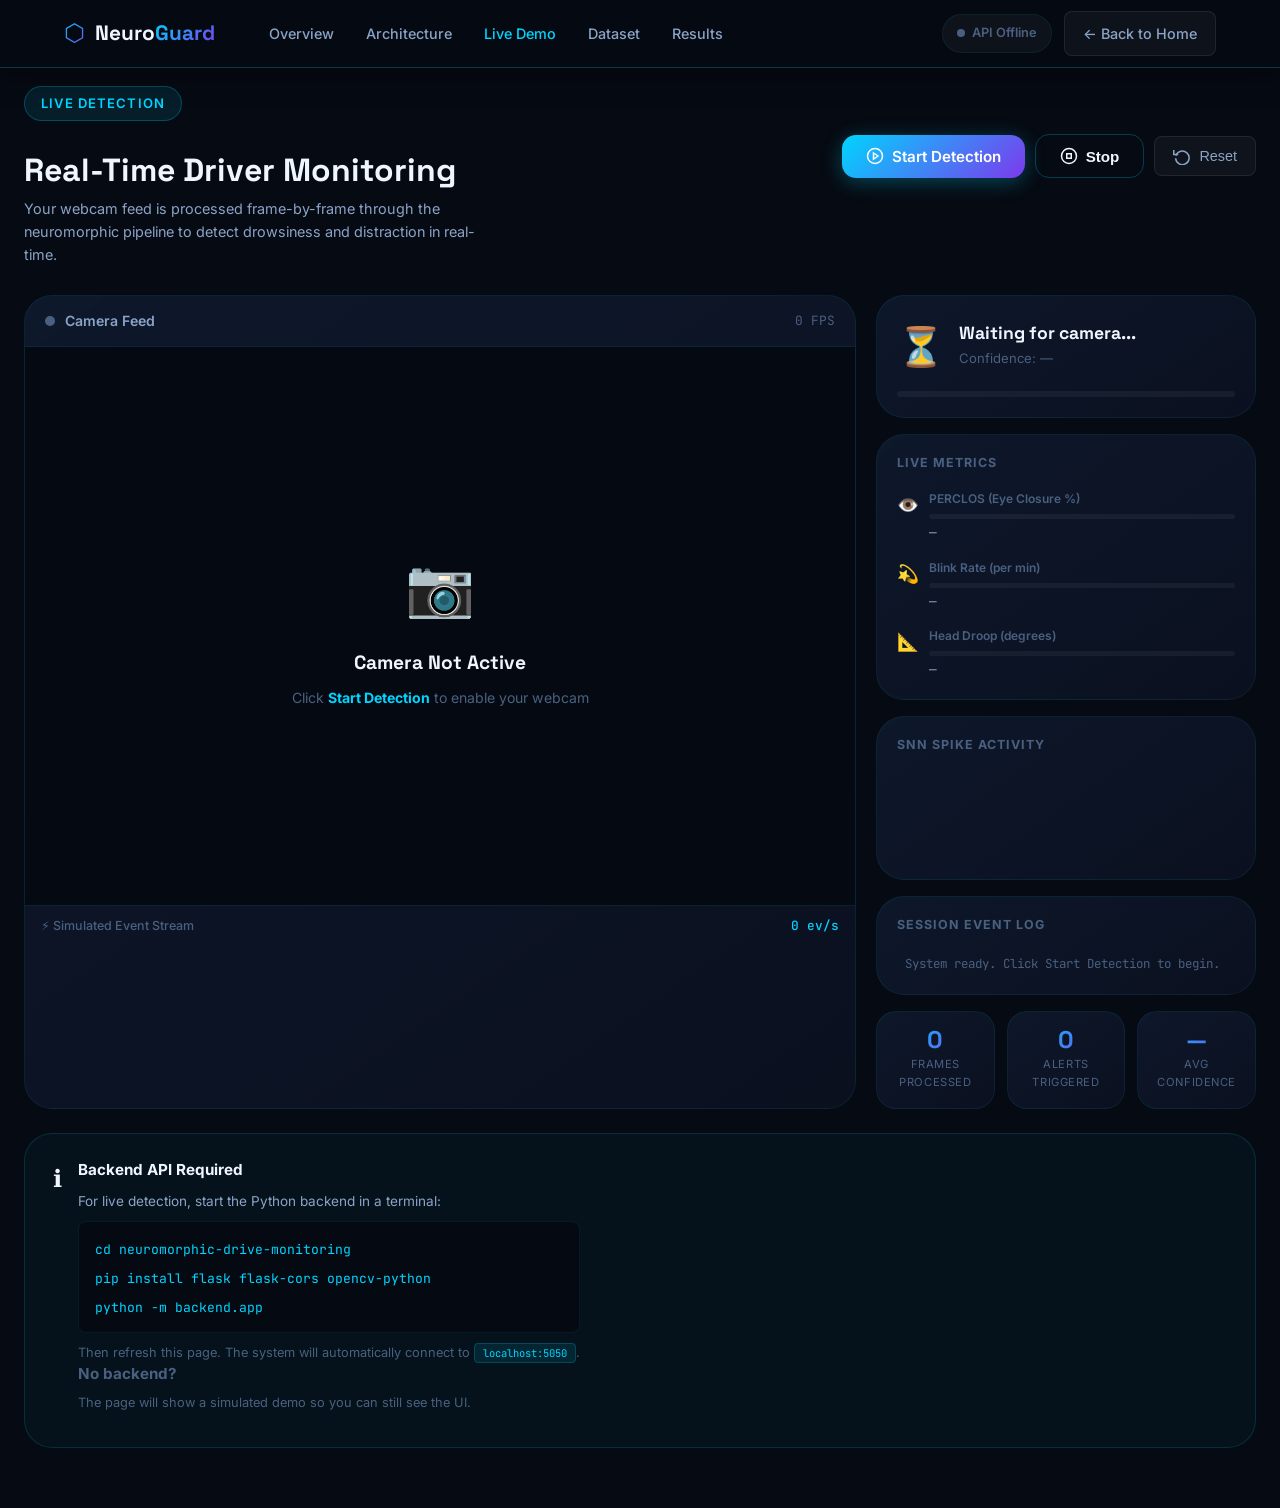
<file: frontend/live.html>
<!DOCTYPE html>
<html lang="en">
<head>
  <meta charset="UTF-8" />
  <meta name="viewport" content="width=device-width, initial-scale=1.0" />
  <title>NeuroGuard — Live Detection</title>
  <meta name="description" content="Real-time neuromorphic driver drowsiness detection using your webcam." />
  <link rel="preconnect" href="https://fonts.googleapis.com" />
  <link rel="preconnect" href="https://fonts.gstatic.com" crossorigin />
  <link href="https://fonts.googleapis.com/css2?family=Inter:wght@300;400;500;600;700;800&family=Space+Grotesk:wght@500;600;700&family=JetBrains+Mono:wght@400;500&display=swap" rel="stylesheet" />
  <link rel="stylesheet" href="style.css" />
  <link rel="stylesheet" href="live.css" />
</head>
<body class="live-body">

  <!-- Navbar -->
  <nav class="navbar scrolled">
    <div class="nav-container">
      <a href="index.html" class="nav-logo">
        <span class="logo-icon">⬡</span>
        <span class="logo-text">Neuro<span class="accent">Guard</span></span>
      </a>
      <ul class="nav-links">
        <li><a href="index.html#overview">Overview</a></li>
        <li><a href="index.html#architecture">Architecture</a></li>
        <li><a href="live.html" class="active">Live Demo</a></li>
        <li><a href="index.html#dataset">Dataset</a></li>
        <li><a href="index.html#results">Results</a></li>
      </ul>
      <div class="nav-actions">
        <div class="api-status-badge" id="apiStatus">
          <span class="api-dot offline"></span>
          <span class="api-text">API Offline</span>
        </div>
        <a href="index.html" class="btn-ghost">← Back to Home</a>
      </div>
    </div>
  </nav>

  <!-- ══ MAIN LIVE DETECTION APP ══ -->
  <main class="live-main">
    <div class="live-container">

      <!-- Header -->
      <div class="live-header">
        <div class="lh-title">
          <span class="section-tag">Live Detection</span>
          <h1>Real-Time Driver Monitoring</h1>
          <p>Your webcam feed is processed frame-by-frame through the neuromorphic pipeline to detect drowsiness and distraction in real-time.</p>
        </div>
        <div class="lh-controls">
          <button class="btn-primary" id="startBtn">
            <svg width="18" height="18" viewBox="0 0 24 24" fill="none" stroke="currentColor" stroke-width="2"><circle cx="12" cy="12" r="10"/><polygon points="10,8 16,12 10,16"/></svg>
            Start Detection
          </button>
          <button class="btn-outline" id="stopBtn" disabled>
            <svg width="18" height="18" viewBox="0 0 24 24" fill="none" stroke="currentColor" stroke-width="2"><circle cx="12" cy="12" r="10"/><rect x="9" y="9" width="6" height="6"/></svg>
            Stop
          </button>
          <button class="btn-ghost" id="resetBtn">
            <svg width="18" height="18" viewBox="0 0 24 24" fill="none" stroke="currentColor" stroke-width="2"><polyline points="1,4 1,10 7,10"/><path d="M3.51 15a9 9 0 1 0 .49-3.5"/></svg>
            Reset
          </button>
        </div>
      </div>

      <!-- Alert banner -->
      <div class="drowsy-alert hidden" id="drowsyAlert">
        <div class="da-icon">🚨</div>
        <div class="da-text">
          <strong>DROWSINESS DETECTED!</strong>
          <span>Please pull over safely and take a break.</span>
        </div>
        <button class="da-close" onclick="dismissAlert()">✕</button>
      </div>

      <!-- Main grid -->
      <div class="live-grid">

        <!-- ── LEFT: Camera Feed ── -->
        <div class="cam-panel">
          <div class="panel-header">
            <span class="ph-title">
              <span class="ph-dot" id="camDot"></span>
              Camera Feed
            </span>
            <span class="ph-info" id="fpsDisplay">0 FPS</span>
          </div>

          <div class="cam-viewport" id="camViewport">
            <!-- Idle state -->
            <div class="cam-idle" id="camIdle">
              <div class="ci-icon">📷</div>
              <div class="ci-title">Camera Not Active</div>
              <div class="ci-sub">Click <strong>Start Detection</strong> to enable your webcam</div>
            </div>

            <!-- Live video -->
            <video id="webcamVideo" autoplay playsinline muted></video>
            <canvas id="overlayCanvas"></canvas>

            <!-- HUD overlay -->
            <div class="hud-overlay" id="hudOverlay" style="display:none">
              <div class="hud-corners">
                <div class="hc tl"></div><div class="hc tr"></div>
                <div class="hc bl"></div><div class="hc br"></div>
              </div>
              <div class="hud-top-bar">
                <div class="htb-left">
                  <span class="htb-label">NEUROGUARD</span>
                  <span class="htb-time" id="sessionTime">00:00</span>
                </div>
                <div class="htb-right">
                  <span class="htb-mode" id="modeLabel">HEURISTIC</span>
                </div>
              </div>
              <div class="hud-state-badge" id="hudStateBadge">
                <span class="hsb-dot alert" id="hsbDot"></span>
                <span id="hudStateText">INITIALIZING...</span>
              </div>
            </div>
          </div>

          <!-- Event stream visualizer -->
          <div class="event-viz">
            <div class="ev-header">
              <span>⚡ Simulated Event Stream</span>
              <span class="ev-rate" id="evRate">0 ev/s</span>
            </div>
            <canvas id="eventStreamCanvas" height="60"></canvas>
          </div>
        </div>

        <!-- ── RIGHT: Analysis ── -->
        <div class="analysis-col">

          <!-- Detection result card -->
          <div class="result-card-live" id="resultCard">
            <div class="rcl-state" id="rclState">
              <div class="rcl-emoji" id="rclEmoji">⏳</div>
              <div class="rcl-info">
                <div class="rcl-label" id="rclLabel">Waiting for camera...</div>
                <div class="rcl-conf">Confidence: <span id="rclConf">—</span></div>
              </div>
            </div>
            <div class="rcl-bar-wrap">
              <div class="rcl-bar" id="rclBar" style="width:0%"></div>
            </div>
          </div>

          <!-- Metrics -->
          <div class="metrics-card">
            <div class="mc-title">Live Metrics</div>
            <div class="metric-item">
              <div class="mi-icon">👁️</div>
              <div class="mi-body">
                <div class="mi-label">PERCLOS (Eye Closure %)</div>
                <div class="mi-bar-wrap"><div class="mi-bar" id="perclosBar"></div></div>
                <div class="mi-val" id="perclosVal">—</div>
              </div>
            </div>
            <div class="metric-item">
              <div class="mi-icon">💫</div>
              <div class="mi-body">
                <div class="mi-label">Blink Rate (per min)</div>
                <div class="mi-bar-wrap"><div class="mi-bar safe" id="blinkBar"></div></div>
                <div class="mi-val" id="blinkVal">—</div>
              </div>
            </div>
            <div class="metric-item">
              <div class="mi-icon">📐</div>
              <div class="mi-body">
                <div class="mi-label">Head Droop (degrees)</div>
                <div class="mi-bar-wrap"><div class="mi-bar" id="droopBar"></div></div>
                <div class="mi-val" id="droopVal">—</div>
              </div>
            </div>
          </div>

          <!-- SNN Spike activity -->
          <div class="spike-card">
            <div class="mc-title">SNN Spike Activity</div>
            <canvas id="spikeCanvas" height="80"></canvas>
          </div>

          <!-- Session log -->
          <div class="log-card">
            <div class="mc-title">Session Event Log</div>
            <div class="log-body" id="logBody">
              <div class="log-entry info">System ready. Click Start Detection to begin.</div>
            </div>
          </div>

          <!-- Stats row -->
          <div class="stats-row">
            <div class="sr-item">
              <div class="sr-val" id="totalFrames">0</div>
              <div class="sr-label">Frames Processed</div>
            </div>
            <div class="sr-item">
              <div class="sr-val" id="alertCount">0</div>
              <div class="sr-label">Alerts Triggered</div>
            </div>
            <div class="sr-item">
              <div class="sr-val" id="avgConf">—</div>
              <div class="sr-label">Avg Confidence</div>
            </div>
          </div>
        </div>
      </div>

      <!-- API Setup instructions -->
      <div class="setup-card" id="setupCard">
        <div class="sc-icon">ℹ️</div>
        <div class="sc-body">
          <strong>Backend API Required</strong>
          <p>For live detection, start the Python backend in a terminal:</p>
          <div class="sc-code">
            <code>cd neuromorphic-drive-monitoring</code><br/>
            <code>pip install flask flask-cors opencv-python</code><br/>
            <code>python -m backend.app</code>
          </div>
          <p class="sc-note">Then refresh this page. The system will automatically connect to <code>localhost:5050</code>.<br/>
          <strong>No backend?</strong> The page will show a simulated demo so you can still see the UI.</p>
        </div>
      </div>

    </div>
  </main>

  <script src="live.js"></script>
</body>
</html>
</file>
<file: frontend/style.css>
/* ═══════════════════════════════════════════════════════
   NEUROGUARD — NEUROMORPHIC DRIVER MONITORING SYSTEM
   Global Styles & Design System
═══════════════════════════════════════════════════════ */

/* ─── CSS Custom Properties ─── */
:root {
  --bg-primary:    #060a12;
  --bg-secondary:  #0b1120;
  --bg-card:       #0f1a2e;
  --bg-card-hover: #142035;
  --bg-glass:      rgba(15, 26, 46, 0.7);

  --accent-cyan:   #00d4ff;
  --accent-purple: #7c3aed;
  --accent-violet: #a855f7;
  --accent-green:  #10b981;
  --accent-red:    #ef4444;
  --accent-amber:  #f59e0b;

  --text-primary:  #f0f6ff;
  --text-secondary:#8ba3c7;
  --text-muted:    #4a6080;

  --border-dim:    rgba(0, 212, 255, 0.08);
  --border-glow:   rgba(0, 212, 255, 0.25);

  --gradient-hero: linear-gradient(135deg, #060a12 0%, #0b1120 50%, #060a12 100%);
  --gradient-accent: linear-gradient(135deg, #00d4ff, #7c3aed);
  --gradient-card: linear-gradient(145deg, rgba(15,26,46,0.9), rgba(11,17,32,0.95));

  --radius-sm: 8px;
  --radius-md: 14px;
  --radius-lg: 20px;
  --radius-xl: 28px;

  --shadow-sm:  0 2px 12px rgba(0,0,0,0.4);
  --shadow-md:  0 8px 32px rgba(0,0,0,0.5);
  --shadow-lg:  0 20px 60px rgba(0,0,0,0.6);
  --shadow-cyan: 0 0 30px rgba(0, 212, 255, 0.15);
  --shadow-purple: 0 0 30px rgba(124, 58, 237, 0.2);

  --transition: 0.3s cubic-bezier(0.4, 0, 0.2, 1);
  --transition-slow: 0.6s cubic-bezier(0.4, 0, 0.2, 1);

  --font-sans: 'Inter', system-ui, sans-serif;
  --font-display: 'Space Grotesk', system-ui, sans-serif;
  --font-mono: 'JetBrains Mono', monospace;
}

/* ─── Reset & Base ─── */
*, *::before, *::after { box-sizing: border-box; margin: 0; padding: 0; }

html {
  scroll-behavior: smooth;
  scroll-padding-top: 70px;
}

body {
  font-family: var(--font-sans);
  background: var(--bg-primary);
  color: var(--text-primary);
  line-height: 1.6;
  overflow-x: hidden;
  -webkit-font-smoothing: antialiased;
}

::selection { background: rgba(0, 212, 255, 0.25); color: var(--text-primary); }

a { color: inherit; text-decoration: none; }

code {
  font-family: var(--font-mono);
  font-size: 0.82em;
  background: rgba(0, 212, 255, 0.1);
  border: 1px solid rgba(0, 212, 255, 0.2);
  padding: 2px 8px;
  border-radius: 4px;
  color: var(--accent-cyan);
}

/* ─── Scrollbar ─── */
::-webkit-scrollbar { width: 6px; }
::-webkit-scrollbar-track { background: var(--bg-primary); }
::-webkit-scrollbar-thumb { background: rgba(0, 212, 255, 0.3); border-radius: 3px; }
::-webkit-scrollbar-thumb:hover { background: rgba(0, 212, 255, 0.5); }

/* ─── Container ─── */
.container {
  max-width: 1200px;
  margin: 0 auto;
  padding: 0 24px;
}

/* ─── Buttons ─── */
.btn-primary {
  display: inline-flex;
  align-items: center;
  gap: 8px;
  padding: 12px 24px;
  background: var(--gradient-accent);
  border: none;
  border-radius: var(--radius-md);
  color: #fff;
  font-family: var(--font-sans);
  font-weight: 600;
  font-size: 0.95rem;
  cursor: pointer;
  transition: var(--transition);
  box-shadow: 0 4px 20px rgba(0, 212, 255, 0.3);
  text-decoration: none;
  white-space: nowrap;
}
.btn-primary:hover {
  transform: translateY(-2px);
  box-shadow: 0 8px 30px rgba(0, 212, 255, 0.45);
  filter: brightness(1.1);
}
.btn-primary.btn-large { padding: 16px 32px; font-size: 1.05rem; border-radius: var(--radius-lg); }

.btn-outline {
  display: inline-flex;
  align-items: center;
  gap: 8px;
  padding: 12px 24px;
  background: transparent;
  border: 1.5px solid var(--border-glow);
  border-radius: var(--radius-md);
  color: var(--text-primary);
  font-weight: 600;
  font-size: 0.95rem;
  cursor: pointer;
  transition: var(--transition);
  text-decoration: none;
  white-space: nowrap;
}
.btn-outline:hover {
  background: rgba(0, 212, 255, 0.07);
  border-color: var(--accent-cyan);
  color: var(--accent-cyan);
  transform: translateY(-2px);
}
.btn-outline.btn-large { padding: 16px 32px; font-size: 1.05rem; border-radius: var(--radius-lg); }

.btn-ghost {
  display: inline-flex;
  align-items: center;
  gap: 8px;
  padding: 10px 18px;
  background: rgba(255,255,255,0.04);
  border: 1px solid rgba(255,255,255,0.08);
  border-radius: var(--radius-sm);
  color: var(--text-secondary);
  font-weight: 500;
  font-size: 0.9rem;
  cursor: pointer;
  transition: var(--transition);
}
.btn-ghost:hover {
  background: rgba(255,255,255,0.08);
  color: var(--text-primary);
  border-color: rgba(255,255,255,0.15);
}

/* ─── Section Shared ─── */
.section {
  padding: 100px 0;
  position: relative;
}
.section::before {
  content: '';
  position: absolute;
  inset: 0;
  pointer-events: none;
}

.section-header {
  text-align: center;
  margin-bottom: 64px;
}

.section-tag {
  display: inline-block;
  padding: 6px 16px;
  background: rgba(0, 212, 255, 0.1);
  border: 1px solid rgba(0, 212, 255, 0.25);
  border-radius: 100px;
  color: var(--accent-cyan);
  font-size: 0.82rem;
  font-weight: 600;
  letter-spacing: 0.08em;
  text-transform: uppercase;
  margin-bottom: 20px;
}

.section-title {
  font-family: var(--font-display);
  font-size: clamp(2rem, 4vw, 3rem);
  font-weight: 700;
  line-height: 1.2;
  color: var(--text-primary);
  margin-bottom: 20px;
}

.section-subtitle {
  font-size: 1.1rem;
  color: var(--text-secondary);
  max-width: 600px;
  margin: 0 auto;
  line-height: 1.7;
}

.gradient-text {
  background: var(--gradient-accent);
  -webkit-background-clip: text;
  -webkit-text-fill-color: transparent;
  background-clip: text;
}

/* ══════════════════════════════════════════
   NAVBAR
══════════════════════════════════════════ */
.navbar {
  position: fixed;
  top: 0; left: 0; right: 0;
  z-index: 1000;
  height: 68px;
  display: flex;
  align-items: center;
  background: rgba(6, 10, 18, 0.85);
  backdrop-filter: blur(20px);
  -webkit-backdrop-filter: blur(20px);
  border-bottom: 1px solid var(--border-dim);
  transition: var(--transition);
}
.navbar.scrolled {
  background: rgba(6, 10, 18, 0.96);
  border-bottom-color: var(--border-glow);
  box-shadow: 0 4px 30px rgba(0,0,0,0.5);
}

.nav-container {
  max-width: 1200px;
  margin: 0 auto;
  padding: 0 24px;
  width: 100%;
  display: flex;
  align-items: center;
  gap: 40px;
}

.nav-logo {
  display: flex;
  align-items: center;
  gap: 10px;
  font-family: var(--font-display);
  font-size: 1.3rem;
  font-weight: 700;
  white-space: nowrap;
  text-decoration: none;
}
.logo-icon {
  font-size: 1.5rem;
  background: var(--gradient-accent);
  -webkit-background-clip: text;
  -webkit-text-fill-color: transparent;
  background-clip: text;
}
.logo-text .accent { background: var(--gradient-accent); -webkit-background-clip: text; -webkit-text-fill-color: transparent; background-clip: text; }

.nav-links {
  display: flex;
  align-items: center;
  gap: 4px;
  list-style: none;
  flex: 1;
}
.nav-links a {
  padding: 8px 14px;
  font-size: 0.9rem;
  font-weight: 500;
  color: var(--text-secondary);
  border-radius: var(--radius-sm);
  transition: var(--transition);
  text-decoration: none;
}
.nav-links a:hover {
  color: var(--text-primary);
  background: rgba(255,255,255,0.05);
}
.nav-links a.active { color: var(--accent-cyan); }

.nav-actions {
  display: flex;
  align-items: center;
  gap: 12px;
  margin-left: auto;
}

.hamburger {
  display: none;
  flex-direction: column;
  gap: 5px;
  background: none;
  border: none;
  cursor: pointer;
  padding: 6px;
  margin-left: auto;
}
.hamburger span {
  display: block;
  width: 24px;
  height: 2px;
  background: var(--text-primary);
  border-radius: 2px;
  transition: var(--transition);
}

/* ══════════════════════════════════════════
   HERO
══════════════════════════════════════════ */
.hero {
  min-height: 100vh;
  display: flex;
  align-items: center;
  position: relative;
  overflow: hidden;
  padding-top: 68px;
  background: var(--gradient-hero);
}

.hero-particles {
  position: absolute;
  inset: 0;
  pointer-events: none;
  overflow: hidden;
}

.hero-grid-lines {
  position: absolute;
  inset: 0;
  background-image:
    linear-gradient(rgba(0,212,255,0.03) 1px, transparent 1px),
    linear-gradient(90deg, rgba(0,212,255,0.03) 1px, transparent 1px);
  background-size: 60px 60px;
  pointer-events: none;
}

/* Radial glow */
.hero::after {
  content: '';
  position: absolute;
  top: -20%;
  right: -10%;
  width: 700px;
  height: 700px;
  background: radial-gradient(circle, rgba(124,58,237,0.12) 0%, transparent 70%);
  pointer-events: none;
}
.hero::before {
  content: '';
  position: absolute;
  bottom: -10%;
  left: -5%;
  width: 500px;
  height: 500px;
  background: radial-gradient(circle, rgba(0,212,255,0.08) 0%, transparent 70%);
  pointer-events: none;
}

.hero > * { position: relative; z-index: 1; }

.hero-content {
  flex: 1;
  max-width: 620px;
  padding: 60px 0 60px 60px;
}

.hero-badge {
  display: inline-flex;
  align-items: center;
  gap: 10px;
  padding: 8px 18px;
  background: rgba(0, 212, 255, 0.08);
  border: 1px solid rgba(0, 212, 255, 0.2);
  border-radius: 100px;
  font-size: 0.82rem;
  font-weight: 600;
  color: var(--accent-cyan);
  letter-spacing: 0.05em;
  margin-bottom: 28px;
  animation: fadeInDown 0.8s ease both;
}
.badge-dot {
  width: 8px; height: 8px;
  background: var(--accent-cyan);
  border-radius: 50%;
  animation: pulse-dot 1.5s ease infinite;
}
@keyframes pulse-dot {
  0%, 100% { opacity: 1; transform: scale(1); }
  50% { opacity: 0.5; transform: scale(1.4); }
}

.hero-title {
  font-family: var(--font-display);
  font-size: clamp(2.4rem, 5vw, 3.8rem);
  font-weight: 800;
  line-height: 1.15;
  color: var(--text-primary);
  margin-bottom: 24px;
  animation: fadeInDown 0.8s 0.1s ease both;
}

.hero-subtitle {
  font-size: 1.1rem;
  color: var(--text-secondary);
  line-height: 1.8;
  margin-bottom: 40px;
  max-width: 540px;
  animation: fadeInDown 0.8s 0.2s ease both;
}

.hero-ctas {
  display: flex;
  gap: 16px;
  flex-wrap: wrap;
  margin-bottom: 56px;
  animation: fadeInDown 0.8s 0.3s ease both;
}

/* Hero Stats */
.hero-stats {
  display: flex;
  gap: 0;
  background: rgba(255,255,255,0.03);
  border: 1px solid var(--border-dim);
  border-radius: var(--radius-lg);
  overflow: hidden;
  animation: fadeInUp 0.8s 0.4s ease both;
  backdrop-filter: blur(10px);
}
.stat-item {
  flex: 1;
  padding: 20px 16px;
  text-align: center;
}
.stat-value {
  font-family: var(--font-display);
  font-size: 1.8rem;
  font-weight: 800;
  background: var(--gradient-accent);
  -webkit-background-clip: text;
  -webkit-text-fill-color: transparent;
  background-clip: text;
  line-height: 1;
  margin-bottom: 6px;
}
.stat-label {
  font-size: 0.75rem;
  color: var(--text-muted);
  text-transform: uppercase;
  letter-spacing: 0.06em;
  font-weight: 500;
}
.stat-divider {
  width: 1px;
  background: var(--border-dim);
  margin: 16px 0;
}

/* Hero Visual */
.hero-visual {
  flex: 1;
  display: flex;
  align-items: center;
  justify-content: center;
  padding: 60px 60px 60px 0;
  animation: fadeInRight 1s 0.2s ease both;
}

.camera-frame {
  position: relative;
  width: 100%;
  max-width: 480px;
  border-radius: var(--radius-xl);
  overflow: hidden;
  box-shadow: var(--shadow-lg), 0 0 60px rgba(0,212,255,0.12), 0 0 0 1px rgba(0,212,255,0.12);
}

.hero-img {
  width: 100%;
  height: auto;
  display: block;
  border-radius: var(--radius-xl);
  filter: saturate(1.1) brightness(0.95);
}

.cam-hud {
  position: absolute;
  inset: 0;
  pointer-events: none;
}

.hud-corner {
  position: absolute;
  width: 24px; height: 24px;
  border-color: var(--accent-cyan);
  border-style: solid;
  opacity: 0.8;
}
.hud-corner.tl { top: 16px; left: 16px; border-width: 2px 0 0 2px; }
.hud-corner.tr { top: 16px; right: 16px; border-width: 2px 2px 0 0; }
.hud-corner.bl { bottom: 16px; left: 16px; border-width: 0 0 2px 2px; }
.hud-corner.br { bottom: 16px; right: 16px; border-width: 0 2px 2px 0; }

.hud-status {
  position: absolute;
  top: 20px;
  left: 50%;
  transform: translateX(-50%);
  display: flex;
  align-items: center;
  gap: 8px;
  background: rgba(6,10,18,0.85);
  border: 1px solid rgba(16,185,129,0.4);
  border-radius: 100px;
  padding: 6px 14px;
  font-size: 0.75rem;
  font-weight: 700;
  letter-spacing: 0.1em;
  color: var(--accent-green);
  backdrop-filter: blur(8px);
}
.status-dot { width: 8px; height: 8px; background: var(--accent-green); border-radius: 50%; animation: pulse-dot 1.2s ease infinite; }
.status-dot.alert { background: var(--accent-green); }
.status-dot.drowsy { background: var(--accent-red); }

.hud-metrics {
  position: absolute;
  right: 16px;
  bottom: 56px;
  display: flex;
  flex-direction: column;
  gap: 6px;
}
.hud-metric {
  display: flex;
  flex-direction: column;
  background: rgba(6,10,18,0.85);
  border: 1px solid rgba(0,212,255,0.15);
  border-radius: var(--radius-sm);
  padding: 6px 10px;
  backdrop-filter: blur(6px);
}
.m-label { font-size: 0.6rem; color: var(--text-muted); font-weight: 700; letter-spacing: 0.08em; }
.m-val { font-family: var(--font-mono); font-size: 0.85rem; color: var(--accent-cyan); font-weight: 500; }

.event-stream-bar {
  position: absolute;
  bottom: 16px;
  left: 16px;
  right: 16px;
  height: 28px;
  background: rgba(6,10,18,0.8);
  border: 1px solid rgba(0,212,255,0.15);
  border-radius: 6px;
  overflow: hidden;
  backdrop-filter: blur(6px);
}
.esb-inner {
  height: 100%;
  background: linear-gradient(90deg, transparent, rgba(0,212,255,0.3), transparent);
  background-size: 60px 100%;
  animation: scanline 2s linear infinite;
}
@keyframes scanline {
  0% { background-position: -60px 0; }
  100% { background-position: 100% 0; }
}

/* Scroll hint */
.hero-scroll-hint {
  position: absolute;
  bottom: 32px;
  left: 50%;
  transform: translateX(-50%);
  display: flex;
  flex-direction: column;
  align-items: center;
  gap: 8px;
  color: var(--text-muted);
  font-size: 0.78rem;
  letter-spacing: 0.06em;
  animation: fadeInUp 1s 1s ease both;
}
.scroll-line {
  width: 1px; height: 36px;
  background: linear-gradient(transparent, var(--accent-cyan));
  animation: scrollBounce 2s ease infinite;
}
@keyframes scrollBounce {
  0%, 100% { transform: scaleY(1); opacity: 0.6; }
  50% { transform: scaleY(1.3); opacity: 1; }
}

/* Floating particles */
.particle {
  position: absolute;
  border-radius: 50%;
  pointer-events: none;
  animation: floatParticle linear infinite;
  opacity: 0;
}
@keyframes floatParticle {
  0% { transform: translateY(100vh) scale(0); opacity: 0; }
  10% { opacity: 1; }
  90% { opacity: 1; }
  100% { transform: translateY(-20px) scale(1); opacity: 0; }
}

/* ══════════════════════════════════════════
   OVERVIEW / PROBLEM SECTION
══════════════════════════════════════════ */
.overview-section {
  background: var(--bg-secondary);
  border-top: 1px solid var(--border-dim);
  border-bottom: 1px solid var(--border-dim);
}

.problem-cards {
  display: grid;
  grid-template-columns: repeat(4, 1fr);
  gap: 20px;
  margin-bottom: 60px;
}

.problem-card {
  background: var(--gradient-card);
  border: 1px solid var(--border-dim);
  border-radius: var(--radius-lg);
  padding: 32px 24px;
  text-align: center;
  transition: var(--transition);
  position: relative;
  overflow: hidden;
  animation: fadeInUp 0.6s calc(var(--delay) * 0.15s) ease both;
}
.problem-card::before {
  content: '';
  position: absolute;
  inset: 0;
  background: radial-gradient(circle at 50% 0%, rgba(0,212,255,0.05), transparent 70%);
  opacity: 0;
  transition: var(--transition);
}
.problem-card:hover::before { opacity: 1; }
.problem-card:hover {
  border-color: var(--border-glow);
  transform: translateY(-4px);
  box-shadow: var(--shadow-cyan);
}

.pc-icon { font-size: 2rem; margin-bottom: 12px; }
.pc-stat {
  font-family: var(--font-display);
  font-size: 2rem;
  font-weight: 800;
  background: var(--gradient-accent);
  -webkit-background-clip: text;
  -webkit-text-fill-color: transparent;
  background-clip: text;
  margin-bottom: 10px;
  line-height: 1;
}
.pc-label { font-size: 0.9rem; color: var(--text-secondary); line-height: 1.5; }

.solution-banner {
  background: linear-gradient(135deg, rgba(0,212,255,0.05) 0%, rgba(124,58,237,0.05) 100%);
  border: 1px solid rgba(0,212,255,0.15);
  border-radius: var(--radius-xl);
  padding: 48px 52px;
  display: flex;
  gap: 60px;
  align-items: flex-start;
}
.sb-text { flex: 1.5; }
.sb-text h3 { font-family: var(--font-display); font-size: 1.5rem; font-weight: 700; margin-bottom: 14px; }
.sb-text p { color: var(--text-secondary); line-height: 1.8; font-size: 0.97rem; }
.sb-text strong { color: var(--accent-cyan); font-weight: 600; }
.sb-features { flex: 1; display: flex; flex-direction: column; gap: 14px; }
.sbf-item {
  display: flex;
  align-items: flex-start;
  gap: 12px;
  font-size: 0.93rem;
  color: var(--text-secondary);
}
.sbf-dot {
  width: 8px; height: 8px;
  background: var(--gradient-accent);
  border-radius: 50%;
  flex-shrink: 0;
  margin-top: 6px;
}

/* ══════════════════════════════════════════
   ARCHITECTURE SECTION
══════════════════════════════════════════ */
.arch-section { background: var(--bg-primary); }

.arch-pipeline {
  display: flex;
  flex-direction: column;
  gap: 0;
  margin-bottom: 60px;
}

.arch-step {
  display: flex;
  align-items: stretch;
  gap: 28px;
  position: relative;
  padding: 32px 0;
  border-left: 2px solid var(--border-dim);
  padding-left: 48px;
  transition: var(--transition);
}
.arch-step::before {
  content: attr(data-step);
  position: absolute;
  left: -18px;
  top: 36px;
  width: 34px; height: 34px;
  background: var(--gradient-accent);
  border-radius: 50%;
  display: flex;
  align-items: center;
  justify-content: center;
  font-weight: 800;
  font-size: 0.85rem;
  color: #fff;
  box-shadow: 0 0 20px rgba(0,212,255,0.3);
}
.arch-step:hover { border-left-color: var(--accent-cyan); }
.arch-step:last-child { border-left-color: transparent; }

.as-icon-wrap {
  flex-shrink: 0;
  display: flex;
  align-items: flex-start;
  padding-top: 4px;
}
.as-icon { font-size: 2.4rem; }

.as-content { flex: 1; }
.as-content h3 {
  font-family: var(--font-display);
  font-size: 1.2rem;
  font-weight: 700;
  margin-bottom: 10px;
  color: var(--text-primary);
}
.as-content p { color: var(--text-secondary); line-height: 1.7; font-size: 0.95rem; margin-bottom: 12px; }
.as-content strong { color: var(--text-primary); }

.as-chip {
  display: inline-block;
  padding: 4px 12px;
  background: rgba(124, 58, 237, 0.15);
  border: 1px solid rgba(124, 58, 237, 0.3);
  border-radius: 100px;
  font-size: 0.78rem;
  font-family: var(--font-mono);
  color: var(--accent-violet);
  font-weight: 500;
}

.arch-arrow {
  display: none;
  font-size: 1.5rem;
  color: var(--text-muted);
  align-self: center;
  flex-shrink: 0;
}

/* Model Diagram */
.model-diagram {
  background: var(--gradient-card);
  border: 1px solid var(--border-dim);
  border-radius: var(--radius-xl);
  padding: 36px 40px;
  overflow-x: auto;
}
.md-title {
  font-family: var(--font-display);
  font-size: 1rem;
  font-weight: 600;
  color: var(--text-secondary);
  margin-bottom: 24px;
  text-transform: uppercase;
  letter-spacing: 0.08em;
}
.md-flow {
  display: flex;
  align-items: center;
  gap: 12px;
  min-width: max-content;
}
.md-box {
  background: rgba(255,255,255,0.04);
  border: 1px solid var(--border-dim);
  border-radius: var(--radius-md);
  padding: 16px 20px;
  text-align: center;
  font-size: 0.82rem;
  line-height: 1.4;
  color: var(--text-secondary);
  transition: var(--transition);
  white-space: nowrap;
}
.md-box code { display: block; font-size: 0.72rem; margin-top: 4px; background: none; border: none; padding: 0; }
.md-box:hover { border-color: var(--border-glow); color: var(--text-primary); transform: translateY(-2px); }
.md-box.input { border-color: rgba(0,212,255,0.3); color: var(--accent-cyan); }
.md-box.output { border-color: rgba(16,185,129,0.3); color: var(--accent-green); }
.md-box.snn { border-color: rgba(168,85,247,0.3); color: var(--accent-violet); }
.md-arrow { color: var(--text-muted); font-size: 1.2rem; flex-shrink: 0; }

/* ══════════════════════════════════════════
   DEMO SECTION
══════════════════════════════════════════ */
.demo-section {
  background: var(--bg-secondary);
  border-top: 1px solid var(--border-dim);
  border-bottom: 1px solid var(--border-dim);
}

.demo-wrapper {
  display: grid;
  grid-template-columns: 1fr 160px 1fr;
  gap: 20px;
  align-items: start;
}

.demo-panel {
  background: var(--gradient-card);
  border: 1px solid var(--border-dim);
  border-radius: var(--radius-xl);
  overflow: hidden;
  transition: var(--transition);
}
.demo-panel:hover { border-color: var(--border-glow); }

.dp-header {
  display: flex;
  align-items: center;
  justify-content: space-between;
  padding: 16px 20px;
  border-bottom: 1px solid var(--border-dim);
  font-size: 0.88rem;
  font-weight: 600;
  color: var(--text-secondary);
}
.dp-record {
  display: flex;
  align-items: center;
  gap: 6px;
  font-size: 0.75rem;
  font-weight: 700;
  color: var(--accent-red);
  letter-spacing: 0.08em;
}
.rec-dot { width: 7px; height: 7px; background: var(--accent-red); border-radius: 50%; animation: pulse-dot 1s ease infinite; }

/* Driver Face */
.driver-face {
  position: relative;
  padding: 24px;
  display: flex;
  justify-content: center;
}

.face-circle {
  width: 220px;
  height: 260px;
  background: radial-gradient(ellipse, #1a2a3a 0%, #0b1120 100%);
  border-radius: 50% 50% 45% 45%;
  border: 2px solid rgba(0,212,255,0.15);
  position: relative;
  transition: var(--transition-slow);
}

.eye {
  position: absolute;
  width: 48px;
  height: 32px;
  background: #fff;
  border-radius: 50%;
  overflow: hidden;
  border: 2px solid rgba(0,0,0,0.3);
}
.left-eye { top: 85px; left: 40px; }
.right-eye { top: 85px; right: 40px; }

.pupil {
  position: absolute;
  width: 18px; height: 18px;
  background: #1a0a2e;
  border-radius: 50%;
  top: 50%; left: 50%;
  transform: translate(-50%, -50%);
  transition: var(--transition);
}
.pupil::after {
  content: '';
  position: absolute;
  width: 6px; height: 6px;
  background: rgba(255,255,255,0.8);
  border-radius: 50%;
  top: 2px; right: 2px;
}

.eyelid {
  position: absolute;
  left: 0; right: 0;
  background: #1a2a3a;
  transition: height 0.3s ease;
}
.eyelid.top { top: 0; height: 0; transform-origin: top; }
.eyelid.bottom { bottom: 0; height: 0; transform-origin: bottom; }

.mouth {
  position: absolute;
  bottom: 55px;
  left: 50%;
  transform: translateX(-50%);
  width: 50px;
  height: 20px;
  border-bottom: 3px solid rgba(255,255,255,0.3);
  border-radius: 0 0 50px 50px;
  transition: var(--transition-slow);
}

.event-canvas {
  position: absolute;
  top: 0; left: 0;
  width: 100%; height: 100%;
  pointer-events: none;
  border-radius: var(--radius-xl);
  opacity: 0.5;
}

/* Driver control buttons */
.driver-controls {
  display: flex;
  gap: 8px;
  padding: 16px;
  border-top: 1px solid var(--border-dim);
}
.dc-btn {
  flex: 1;
  padding: 10px 8px;
  border-radius: var(--radius-md);
  border: 1.5px solid var(--border-dim);
  background: rgba(255,255,255,0.02);
  color: var(--text-secondary);
  font-size: 0.78rem;
  font-weight: 600;
  cursor: pointer;
  transition: var(--transition);
  white-space: nowrap;
  font-family: var(--font-sans);
}
.dc-btn:hover, .dc-btn.active {
  background: rgba(0,212,255,0.1);
  border-color: var(--accent-cyan);
  color: var(--accent-cyan);
}
.dc-btn.danger.active {
  background: rgba(239,68,68,0.1);
  border-color: var(--accent-red);
  color: var(--accent-red);
}

/* Event Panel */
.event-panel { display: flex; flex-direction: column; }
.event-stream-canvas { width: 100%; height: auto; display: block; }
.event-legend {
  display: flex;
  gap: 12px;
  align-items: center;
  padding: 10px 16px;
  font-size: 0.78rem;
  color: var(--text-muted);
}
.el-item { display: flex; align-items: center; gap: 6px; }
.el-dot { width: 8px; height: 8px; border-radius: 50%; }
.el-dot.pos { background: var(--accent-cyan); }
.el-dot.neg { background: #f97316; }
.event-rate-display {
  padding: 12px 16px;
  border-top: 1px solid var(--border-dim);
  text-align: center;
}
.erd-label { font-size: 0.7rem; color: var(--text-muted); text-transform: uppercase; letter-spacing: 0.06em; margin-bottom: 4px; }
.erd-value { font-family: var(--font-mono); font-size: 0.95rem; color: var(--accent-cyan); font-weight: 500; }

/* Analysis Panel */
.analysis-result {
  padding: 20px;
  border-bottom: 1px solid var(--border-dim);
  text-align: center;
}
.ar-status {
  display: flex;
  align-items: center;
  justify-content: center;
  gap: 10px;
  padding: 14px;
  border-radius: var(--radius-md);
  margin-bottom: 10px;
  font-weight: 800;
  font-size: 1rem;
  letter-spacing: 0.05em;
  transition: var(--transition);
}
.ar-status.alert { background: rgba(16,185,129,0.1); border: 1px solid rgba(16,185,129,0.3); color: var(--accent-green); }
.ar-status.drowsy { background: rgba(239,68,68,0.1); border: 1px solid rgba(239,68,68,0.3); color: var(--accent-red); }
.ar-confidence { font-size: 0.85rem; color: var(--text-secondary); }

.metrics-list { padding: 16px 20px; display: flex; flex-direction: column; gap: 12px; }
.metric-row { display: flex; align-items: center; gap: 10px; }
.mr-label { font-size: 0.75rem; color: var(--text-muted); width: 75px; flex-shrink: 0; font-weight: 600; }
.mr-bar-wrap {
  flex: 1;
  height: 6px;
  background: rgba(255,255,255,0.05);
  border-radius: 3px;
  overflow: hidden;
}
.mr-bar {
  height: 100%;
  background: var(--gradient-accent);
  border-radius: 3px;
  transition: width 0.8s cubic-bezier(0.4,0,0.2,1);
}
.mr-bar.safe { background: linear-gradient(90deg, var(--accent-green), #34d399); }
.mr-val { font-family: var(--font-mono); font-size: 0.78rem; color: var(--text-secondary); width: 50px; text-align: right; flex-shrink: 0; }

.spike-activity {
  padding: 16px 20px;
  border-top: 1px solid var(--border-dim);
}
.sa-label { font-size: 0.75rem; color: var(--text-muted); font-weight: 600; text-transform: uppercase; letter-spacing: 0.06em; margin-bottom: 10px; }
#spikeCanvas { width: 100%; height: auto; display: block; }

.latency-badge {
  display: flex;
  align-items: center;
  justify-content: center;
  gap: 6px;
  padding: 12px;
  border-top: 1px solid var(--border-dim);
  font-size: 0.82rem;
  color: var(--text-muted);
}
.latency-badge strong { color: var(--accent-cyan); }

/* ══════════════════════════════════════════
   DATASET SECTION
══════════════════════════════════════════ */
.dataset-section { background: var(--bg-primary); }

.dataset-grid {
  display: grid;
  grid-template-columns: repeat(3, 1fr);
  gap: 20px;
  margin-bottom: 48px;
}

.ds-card {
  background: var(--gradient-card);
  border: 1px solid var(--border-dim);
  border-radius: var(--radius-lg);
  padding: 28px 24px;
  text-align: center;
  transition: var(--transition);
  position: relative;
  overflow: hidden;
}
.ds-card::after {
  content: '';
  position: absolute;
  bottom: 0; left: 0; right: 0;
  height: 2px;
  background: var(--gradient-accent);
  transform: scaleX(0);
  transition: var(--transition);
}
.ds-card:hover::after { transform: scaleX(1); }
.ds-card:hover { border-color: var(--border-glow); transform: translateY(-4px); box-shadow: var(--shadow-md); }
.ds-card.highlight { border-color: rgba(0,212,255,0.25); box-shadow: var(--shadow-cyan); }

.dsc-icon { font-size: 1.8rem; margin-bottom: 10px; }
.dsc-stat {
  font-family: var(--font-display);
  font-size: 2rem;
  font-weight: 800;
  background: var(--gradient-accent);
  -webkit-background-clip: text;
  -webkit-text-fill-color: transparent;
  background-clip: text;
  line-height: 1;
  margin-bottom: 8px;
}
.dsc-label { font-size: 0.92rem; font-weight: 600; color: var(--text-primary); margin-bottom: 4px; }
.dsc-sub { font-size: 0.8rem; color: var(--text-muted); }

.dataset-classes {
  background: var(--gradient-card);
  border: 1px solid var(--border-dim);
  border-radius: var(--radius-xl);
  padding: 36px 40px;
  margin-bottom: 40px;
}
.dataset-classes h3 { font-family: var(--font-display); font-size: 1.2rem; font-weight: 700; margin-bottom: 20px; }

.dc-tags { display: flex; flex-wrap: wrap; gap: 12px; }
.dc-tag {
  padding: 8px 18px;
  border-radius: 100px;
  font-size: 0.88rem;
  font-weight: 600;
}
.dc-tag.safe { background: rgba(16,185,129,0.12); border: 1px solid rgba(16,185,129,0.3); color: var(--accent-green); }
.dc-tag.danger { background: rgba(239,68,68,0.12); border: 1px solid rgba(239,68,68,0.3); color: var(--accent-red); }
.dc-tag.warn { background: rgba(245,158,11,0.12); border: 1px solid rgba(245,158,11,0.3); color: var(--accent-amber); }

.data-pipeline {
  background: var(--gradient-card);
  border: 1px solid var(--border-dim);
  border-radius: var(--radius-xl);
  padding: 36px 40px;
}
.data-pipeline h3 { font-family: var(--font-display); font-size: 1.2rem; font-weight: 700; margin-bottom: 28px; }
.dp-steps { display: grid; grid-template-columns: repeat(2, 1fr); gap: 24px; }
.dps-item { display: flex; gap: 20px; align-items: flex-start; }
.dps-num {
  font-family: var(--font-mono);
  font-size: 1.5rem;
  font-weight: 800;
  background: var(--gradient-accent);
  -webkit-background-clip: text;
  -webkit-text-fill-color: transparent;
  background-clip: text;
  flex-shrink: 0;
  line-height: 1.2;
}
.dps-text { display: flex; flex-direction: column; gap: 4px; }
.dps-text strong { font-size: 0.95rem; color: var(--text-primary); font-weight: 600; }
.dps-text span { font-size: 0.85rem; color: var(--text-secondary); line-height: 1.5; }

/* ══════════════════════════════════════════
   RESULTS SECTION
══════════════════════════════════════════ */
.results-section { background: var(--bg-secondary); border-top: 1px solid var(--border-dim); }

.results-grid {
  display: grid;
  grid-template-columns: 250px 1fr;
  gap: 24px;
  margin-bottom: 48px;
}

.result-card {
  background: var(--gradient-card);
  border: 1px solid var(--border-dim);
  border-radius: var(--radius-xl);
  padding: 32px;
  transition: var(--transition);
}
.result-card:hover { border-color: var(--border-glow); }
.result-card h4 {
  font-family: var(--font-display);
  font-size: 1rem;
  font-weight: 700;
  color: var(--text-secondary);
  text-transform: uppercase;
  letter-spacing: 0.07em;
  margin-bottom: 24px;
}
.result-card.full-width { grid-column: 1 / -1; }

/* Gauge */
.gauge-wrap { display: flex; justify-content: center; margin-bottom: 8px; }
.gauge-svg { width: 180px; }
.gauge-bg { stroke: rgba(255,255,255,0.06); }
.gauge-fill { stroke: url(#gaugeGrad); transition: stroke-dasharray 1.5s cubic-bezier(0.4,0,0.2,1); }
.gauge-text { fill: var(--accent-cyan); font-family: var(--font-display); font-size: 16px; font-weight: 800; }
.gauge-labels { display: flex; justify-content: space-between; font-size: 0.72rem; color: var(--text-muted); padding: 0 10px; }

/* Compare table */
.compare-table { width: 100%; border-collapse: collapse; font-size: 0.9rem; }
.compare-table th {
  padding: 12px 16px;
  text-align: left;
  color: var(--text-muted);
  font-size: 0.78rem;
  font-weight: 600;
  text-transform: uppercase;
  letter-spacing: 0.07em;
  border-bottom: 1px solid var(--border-dim);
}
.compare-table td {
  padding: 14px 16px;
  color: var(--text-secondary);
  border-bottom: 1px solid rgba(255,255,255,0.03);
}
.compare-table tr:last-child td { border-bottom: none; }
.compare-table tr.best-row td {
  color: var(--accent-cyan);
  background: rgba(0,212,255,0.05);
}
.compare-table tr:not(.best-row):hover td { background: rgba(255,255,255,0.02); }

/* Key metrics */
.key-metrics {
  display: grid;
  grid-template-columns: repeat(4, 1fr);
  gap: 20px;
}
.km-item {
  background: var(--gradient-card);
  border: 1px solid var(--border-dim);
  border-radius: var(--radius-lg);
  padding: 28px 20px;
  text-align: center;
  transition: var(--transition);
}
.km-item:hover { border-color: var(--border-glow); transform: translateY(-4px); }
.km-icon { font-size: 1.8rem; margin-bottom: 10px; }
.km-val {
  font-family: var(--font-display);
  font-size: 2rem;
  font-weight: 800;
  background: var(--gradient-accent);
  -webkit-background-clip: text;
  -webkit-text-fill-color: transparent;
  background-clip: text;
  margin-bottom: 8px;
  line-height: 1;
}
.km-label { font-size: 0.82rem; color: var(--text-secondary); line-height: 1.4; }

/* ══════════════════════════════════════════
   TECH SECTION
══════════════════════════════════════════ */
.tech-section {
  background: var(--bg-primary);
  border-top: 1px solid var(--border-dim);
}
.tech-grid {
  display: grid;
  grid-template-columns: repeat(3, 1fr);
  gap: 20px;
}
.tech-card {
  background: var(--gradient-card);
  border: 1px solid var(--border-dim);
  border-radius: var(--radius-lg);
  padding: 28px 24px;
  transition: var(--transition);
  position: relative;
  overflow: hidden;
}
.tech-card::before {
  content: '';
  position: absolute;
  top: -50%; right: -50%;
  width: 100%; height: 100%;
  background: radial-gradient(circle, rgba(124,58,237,0.07), transparent 70%);
  transition: var(--transition);
  opacity: 0;
}
.tech-card:hover::before { opacity: 1; }
.tech-card:hover { border-color: rgba(124,58,237,0.35); transform: translateY(-4px); box-shadow: var(--shadow-purple); }
.tc-logo { font-size: 2rem; margin-bottom: 12px; }
.tc-name { font-family: var(--font-display); font-size: 1.1rem; font-weight: 700; margin-bottom: 8px; }
.tc-desc { font-size: 0.85rem; color: var(--text-secondary); line-height: 1.5; }

/* ══════════════════════════════════════════
   TEAM SECTION
══════════════════════════════════════════ */
.team-section { background: var(--bg-secondary); border-top: 1px solid var(--border-dim); }
.team-grid { display: grid; grid-template-columns: repeat(2, 1fr); gap: 24px; max-width: 700px; margin: 0 auto; }
.team-card {
  background: var(--gradient-card);
  border: 1px solid var(--border-dim);
  border-radius: var(--radius-xl);
  padding: 32px;
  display: flex;
  gap: 24px;
  align-items: center;
  transition: var(--transition);
}
.team-card:hover { border-color: var(--border-glow); transform: translateY(-4px); box-shadow: var(--shadow-cyan); }
.tc-avatar {
  width: 64px; height: 64px;
  border-radius: 50%;
  background: linear-gradient(135deg, hsl(var(--hue), 80%, 50%), hsl(calc(var(--hue) + 60), 70%, 60%));
  display: flex;
  align-items: center;
  justify-content: center;
  font-family: var(--font-display);
  font-size: 1.5rem;
  font-weight: 800;
  color: #fff;
  flex-shrink: 0;
  box-shadow: 0 0 20px hsla(var(--hue), 80%, 50%, 0.3);
}
.tc-info { flex: 1; }
.tc-name-t { font-family: var(--font-display); font-size: 1.05rem; font-weight: 700; margin-bottom: 4px; }
.tc-role { font-size: 0.83rem; color: var(--text-secondary); margin-bottom: 12px; }
.tc-tags { display: flex; flex-wrap: wrap; gap: 6px; }
.tc-tags span {
  padding: 3px 10px;
  background: rgba(0,212,255,0.08);
  border: 1px solid rgba(0,212,255,0.18);
  border-radius: 100px;
  font-size: 0.72rem;
  color: var(--accent-cyan);
  font-weight: 500;
}

/* ══════════════════════════════════════════
   CITATION SECTION
══════════════════════════════════════════ */
.citation-section { background: var(--bg-primary); border-top: 1px solid var(--border-dim); }
.citation-box {
  background: var(--gradient-card);
  border: 1px solid var(--border-dim);
  border-radius: var(--radius-xl);
  padding: 36px 40px;
  position: relative;
  max-width: 800px;
  margin: 0 auto;
}
.citation-box pre {
  font-family: var(--font-mono);
  font-size: 0.88rem;
  color: var(--text-secondary);
  line-height: 1.7;
  overflow-x: auto;
}
.copy-btn {
  position: absolute;
  top: 20px; right: 20px;
  display: flex;
  align-items: center;
  gap: 6px;
  padding: 8px 14px;
  background: rgba(255,255,255,0.05);
  border: 1px solid var(--border-dim);
  border-radius: var(--radius-sm);
  color: var(--text-secondary);
  font-size: 0.8rem;
  font-weight: 500;
  cursor: pointer;
  transition: var(--transition);
  font-family: var(--font-sans);
}
.copy-btn:hover { border-color: var(--accent-cyan); color: var(--accent-cyan); }
.copy-btn.copied { border-color: var(--accent-green); color: var(--accent-green); }

/* ══════════════════════════════════════════
   FOOTER
══════════════════════════════════════════ */
.footer {
  background: var(--bg-secondary);
  border-top: 1px solid var(--border-dim);
  padding: 60px 0 30px;
}
.footer-top {
  display: flex;
  gap: 80px;
  margin-bottom: 48px;
  padding-bottom: 48px;
  border-bottom: 1px solid var(--border-dim);
}
.footer-brand { flex: 1.5; }
.footer-brand .logo-icon { font-size: 1.5rem; }
.footer-brand .logo-text { font-family: var(--font-display); font-size: 1.3rem; font-weight: 700; display: inline-flex; gap: 2px; margin-bottom: 16px; }
.footer-brand p { font-size: 0.88rem; color: var(--text-muted); line-height: 1.6; max-width: 260px; }

.footer-links { display: flex; gap: 60px; }
.fl-col { display: flex; flex-direction: column; gap: 12px; }
.fl-col h5 { font-size: 0.82rem; font-weight: 700; color: var(--text-secondary); text-transform: uppercase; letter-spacing: 0.08em; margin-bottom: 4px; }
.fl-col a { font-size: 0.88rem; color: var(--text-muted); transition: var(--transition); }
.fl-col a:hover { color: var(--accent-cyan); }

.footer-bottom {
  display: flex;
  justify-content: space-between;
  align-items: center;
  font-size: 0.82rem;
  color: var(--text-muted);
}

/* ══════════════════════════════════════════
   ANIMATIONS
══════════════════════════════════════════ */
@keyframes fadeInDown {
  from { opacity: 0; transform: translateY(-20px); }
  to { opacity: 1; transform: translateY(0); }
}
@keyframes fadeInUp {
  from { opacity: 0; transform: translateY(20px); }
  to { opacity: 1; transform: translateY(0); }
}
@keyframes fadeInRight {
  from { opacity: 0; transform: translateX(30px); }
  to { opacity: 1; transform: translateX(0); }
}
@keyframes fadeIn {
  from { opacity: 0; }
  to { opacity: 1; }
}

/* Scroll reveal */
[data-aos] {
  opacity: 0;
  transform: translateY(24px);
  transition: opacity 0.7s ease, transform 0.7s ease;
  transition-delay: calc(var(--delay, 0) * 0.1s);
}
[data-aos].aos-visible {
  opacity: 1;
  transform: none;
}

/* ══════════════════════════════════════════
   RESPONSIVE
══════════════════════════════════════════ */
@media (max-width: 1024px) {
  .hero { flex-direction: column; align-items: center; text-align: center; min-height: auto; padding: 100px 24px 60px; }
  .hero-content { padding: 0; max-width: 100%; }
  .hero-visual { padding: 40px 0 0; }
  .hero-ctas { justify-content: center; }
  .hero-stats { flex-wrap: wrap; }
  .problem-cards { grid-template-columns: repeat(2, 1fr); }
  .demo-wrapper { grid-template-columns: 1fr; }
  .event-panel { display: none; }
  .demo-wrapper { grid-template-columns: 1fr 1fr; }
  .results-grid { grid-template-columns: 1fr; }
  .key-metrics { grid-template-columns: repeat(2, 1fr); }
}

@media (max-width: 768px) {
  .section { padding: 64px 0; }
  .nav-links, .nav-actions { display: none; }
  .hamburger { display: flex; }
  .nav-links.open {
    display: flex;
    flex-direction: column;
    position: fixed;
    inset: 68px 0 0 0;
    background: rgba(6,10,18,0.97);
    padding: 32px;
    gap: 24px;
    z-index: 999;
  }
  .nav-links.open a { font-size: 1.2rem; }
  .problem-cards { grid-template-columns: 1fr 1fr; }
  .solution-banner { flex-direction: column; gap: 32px; padding: 32px; }
  .demo-wrapper { grid-template-columns: 1fr; }
  .event-panel { display: none; }
  .dataset-grid { grid-template-columns: repeat(2, 1fr); }
  .dp-steps { grid-template-columns: 1fr; }
  .tech-grid { grid-template-columns: repeat(2, 1fr); }
  .team-grid { grid-template-columns: 1fr; max-width: 100%; }
  .footer-top { flex-direction: column; gap: 40px; }
  .footer-links { flex-wrap: wrap; gap: 32px; }
  .footer-bottom { flex-direction: column; gap: 8px; text-align: center; }
  .md-flow { gap: 6px; }
  .md-box { padding: 10px 12px; font-size: 0.72rem; }
}

@media (max-width: 480px) {
  .problem-cards { grid-template-columns: 1fr; }
  .dataset-grid { grid-template-columns: 1fr; }
  .tech-grid { grid-template-columns: 1fr; }
  .key-metrics { grid-template-columns: 1fr 1fr; }
  .hero-title { font-size: 2rem; }
  .hero-stats { flex-direction: column; }
  .stat-divider { display: none; }
  .citation-box { padding: 28px 20px; }
  .copy-btn { position: relative; top: auto; right: auto; width: 100%; margin-bottom: 16px; justify-content: center; }
}
</file>
<file: frontend/live.css>
/* ═══════════════════════════════════════════════════════
   live.css — Live Detection Page Styles
   (Extends style.css)
═══════════════════════════════════════════════════════ */

.live-body {
  background: var(--bg-primary);
  min-height: 100vh;
}

.live-main {
  padding-top: 86px;
  padding-bottom: 60px;
  min-height: 100vh;
}

.live-container {
  max-width: 1320px;
  margin: 0 auto;
  padding: 0 24px;
}

/* ── Live Header ── */
.live-header {
  display: flex;
  align-items: flex-start;
  justify-content: space-between;
  gap: 40px;
  margin-bottom: 28px;
  flex-wrap: wrap;
}

.lh-title h1 {
  font-family: var(--font-display);
  font-size: 2rem;
  font-weight: 800;
  margin: 10px 0 8px;
  line-height: 1.2;
}

.lh-title p {
  font-size: 0.9rem;
  color: var(--text-secondary);
  max-width: 480px;
  line-height: 1.6;
}

.lh-controls {
  display: flex;
  align-items: center;
  gap: 10px;
  flex-shrink: 0;
  padding-top: 48px;
}

/* ── API status badge ── */
.api-status-badge {
  display: flex;
  align-items: center;
  gap: 7px;
  padding: 8px 14px;
  background: rgba(255,255,255,0.04);
  border: 1px solid var(--border-dim);
  border-radius: 100px;
  font-size: 0.8rem;
  font-weight: 600;
  color: var(--text-muted);
  transition: var(--transition);
}
.api-status-badge.online {
  border-color: rgba(16,185,129,0.35);
  color: var(--accent-green);
}
.api-dot {
  width: 8px; height: 8px;
  border-radius: 50%;
  background: var(--text-muted);
  transition: var(--transition);
}
.api-dot.online { background: var(--accent-green); animation: pulse-dot 1.5s ease infinite; }
.api-dot.offline { background: var(--text-muted); }

/* ── Drowsy Alert Banner ── */
.drowsy-alert {
  display: flex;
  align-items: center;
  gap: 16px;
  padding: 18px 24px;
  background: rgba(239,68,68,0.12);
  border: 1.5px solid rgba(239,68,68,0.5);
  border-radius: var(--radius-lg);
  margin-bottom: 24px;
  animation: alertPulse 1s ease infinite;
}
.drowsy-alert.hidden { display: none; }

@keyframes alertPulse {
  0%, 100% { box-shadow: 0 0 0 0 rgba(239,68,68,0); }
  50% { box-shadow: 0 0 20px 4px rgba(239,68,68,0.25); }
}

.da-icon { font-size: 2rem; }
.da-text { flex: 1; }
.da-text strong { display: block; font-size: 1.05rem; color: var(--accent-red); font-weight: 800; margin-bottom: 2px; }
.da-text span { font-size: 0.88rem; color: var(--text-secondary); }
.da-close {
  background: none;
  border: none;
  color: var(--text-muted);
  font-size: 1.2rem;
  cursor: pointer;
  padding: 4px 8px;
  border-radius: 4px;
  transition: var(--transition);
}
.da-close:hover { color: var(--text-primary); background: rgba(255,255,255,0.05); }

/* ── Main Grid ── */
.live-grid {
  display: grid;
  grid-template-columns: 1fr 380px;
  gap: 20px;
  margin-bottom: 24px;
}

/* ── Camera Panel ── */
.cam-panel {
  background: var(--gradient-card);
  border: 1px solid var(--border-dim);
  border-radius: var(--radius-xl);
  overflow: hidden;
  display: flex;
  flex-direction: column;
}

.panel-header {
  display: flex;
  align-items: center;
  justify-content: space-between;
  padding: 14px 20px;
  border-bottom: 1px solid var(--border-dim);
  flex-shrink: 0;
}

.ph-title {
  display: flex;
  align-items: center;
  gap: 10px;
  font-size: 0.88rem;
  font-weight: 600;
  color: var(--text-secondary);
}
.ph-dot {
  width: 10px; height: 10px;
  border-radius: 50%;
  background: var(--text-muted);
  transition: var(--transition);
}
.ph-dot.recording { background: var(--accent-red); animation: pulse-dot 1s ease infinite; }
.ph-info { font-family: var(--font-mono); font-size: 0.8rem; color: var(--text-muted); }

/* ── Camera Viewport ── */
.cam-viewport {
  position: relative;
  flex: 1;
  background: #050a12;
  min-height: 420px;
  display: flex;
  align-items: center;
  justify-content: center;
  overflow: hidden;
}

.cam-idle {
  text-align: center;
  padding: 48px 24px;
  z-index: 1;
}
.ci-icon { font-size: 3.5rem; margin-bottom: 16px; }
.ci-title { font-family: var(--font-display); font-size: 1.2rem; font-weight: 700; margin-bottom: 8px; }
.ci-sub { font-size: 0.88rem; color: var(--text-muted); line-height: 1.6; }
.ci-sub strong { color: var(--accent-cyan); }
.cam-idle.hidden { display: none; }

#webcamVideo {
  position: absolute;
  width: 100%; height: 100%;
  object-fit: cover;
  display: none;
  transform: scaleX(-1); /* mirror */
}
#webcamVideo.active { display: block; }

#overlayCanvas {
  position: absolute;
  width: 100%; height: 100%;
  top: 0; left: 0;
  pointer-events: none;
  display: none;
  transform: scaleX(-1);
}
#overlayCanvas.active { display: block; }

/* ── HUD Overlay ── */
.hud-overlay {
  position: absolute;
  inset: 0;
  pointer-events: none;
}

.hud-corners .hc {
  position: absolute;
  width: 22px; height: 22px;
  border-color: rgba(0,212,255,0.7);
  border-style: solid;
}
.hc.tl { top:14px; left:14px; border-width: 2px 0 0 2px; }
.hc.tr { top:14px; right:14px; border-width: 2px 2px 0 0; }
.hc.bl { bottom:14px; left:14px; border-width: 0 0 2px 2px; }
.hc.br { bottom:14px; right:14px; border-width: 0 2px 2px 0; }

.hud-top-bar {
  position: absolute;
  top: 14px; left: 50%;
  transform: translateX(-50%);
  display: flex;
  gap: 16px;
  align-items: center;
  background: rgba(6,10,18,0.85);
  border: 1px solid rgba(0,212,255,0.18);
  border-radius: 100px;
  padding: 6px 16px;
  backdrop-filter: blur(8px);
  font-size: 0.72rem;
  white-space: nowrap;
}
.htb-label { font-weight: 800; letter-spacing: 0.12em; color: var(--accent-cyan); }
.htb-time { font-family: var(--font-mono); color: var(--text-secondary); }
.htb-mode {
  background: rgba(124,58,237,0.25);
  border: 1px solid rgba(124,58,237,0.4);
  border-radius: 100px;
  padding: 2px 8px;
  color: var(--accent-violet);
  font-weight: 700;
}

.hud-state-badge {
  position: absolute;
  bottom: 16px;
  left: 50%;
  transform: translateX(-50%);
  display: flex;
  align-items: center;
  gap: 10px;
  background: rgba(6,10,18,0.9);
  border: 1px solid rgba(255,255,255,0.1);
  border-radius: 100px;
  padding: 8px 18px;
  font-size: 0.88rem;
  font-weight: 800;
  letter-spacing: 0.08em;
  backdrop-filter: blur(10px);
  transition: var(--transition);
  white-space: nowrap;
}
.hsb-dot {
  width: 10px; height: 10px;
  border-radius: 50%;
  flex-shrink: 0;
}
.hsb-dot.alert  { background: var(--accent-green); animation: pulse-dot 2s ease infinite; }
.hsb-dot.tired  { background: var(--accent-amber); animation: pulse-dot 1.2s ease infinite; }
.hsb-dot.drowsy { background: var(--accent-red); animation: pulse-dot 0.7s ease infinite; }
.hsb-dot.noface { background: var(--text-muted); }

/* ── Event viz strip ── */
.event-viz {
  border-top: 1px solid var(--border-dim);
  flex-shrink: 0;
}
.ev-header {
  display: flex;
  justify-content: space-between;
  align-items: center;
  padding: 10px 16px 6px;
  font-size: 0.78rem;
  color: var(--text-muted);
  font-weight: 500;
}
.ev-rate { font-family: var(--font-mono); color: var(--accent-cyan); font-size: 0.8rem; }
#eventStreamCanvas { width: 100%; display: block; }

/* ── Analysis Column ── */
.analysis-col {
  display: flex;
  flex-direction: column;
  gap: 16px;
}

/* ── Result Card Live ── */
.result-card-live {
  background: var(--gradient-card);
  border: 1.5px solid var(--border-dim);
  border-radius: var(--radius-xl);
  padding: 20px;
  transition: var(--transition);
}
.result-card-live.state-alert  { border-color: rgba(16,185,129,0.4); box-shadow: 0 0 20px rgba(16,185,129,0.1); }
.result-card-live.state-tired  { border-color: rgba(245,158,11,0.4); box-shadow: 0 0 20px rgba(245,158,11,0.1); }
.result-card-live.state-drowsy { border-color: rgba(239,68,68,0.5);  box-shadow: 0 0 24px rgba(239,68,68,0.15); animation: alertPulse 1.2s ease infinite; }

.rcl-state {
  display: flex;
  align-items: center;
  gap: 14px;
  margin-bottom: 14px;
}
.rcl-emoji { font-size: 2.4rem; }
.rcl-label {
  font-family: var(--font-display);
  font-size: 1.1rem;
  font-weight: 800;
  line-height: 1.2;
  margin-bottom: 4px;
  transition: var(--transition);
}
.rcl-label.state-alert  { color: var(--accent-green); }
.rcl-label.state-tired  { color: var(--accent-amber); }
.rcl-label.state-drowsy { color: var(--accent-red); }
.rcl-conf { font-size: 0.82rem; color: var(--text-muted); }

.rcl-bar-wrap {
  height: 6px;
  background: rgba(255,255,255,0.05);
  border-radius: 3px;
  overflow: hidden;
}
.rcl-bar {
  height: 100%;
  border-radius: 3px;
  transition: width 0.6s cubic-bezier(0.4,0,0.2,1), background 0.4s ease;
  background: var(--gradient-accent);
}

/* ── Metrics Card ── */
.metrics-card, .spike-card, .log-card {
  background: var(--gradient-card);
  border: 1px solid var(--border-dim);
  border-radius: var(--radius-xl);
  padding: 18px 20px;
}

.mc-title {
  font-size: 0.78rem;
  font-weight: 700;
  text-transform: uppercase;
  letter-spacing: 0.08em;
  color: var(--text-muted);
  margin-bottom: 16px;
}

.metric-item {
  display: flex;
  align-items: flex-start;
  gap: 10px;
  margin-bottom: 14px;
}
.metric-item:last-child { margin-bottom: 0; }
.mi-icon { font-size: 1.1rem; padding-top: 2px; flex-shrink: 0; }
.mi-body { flex: 1; }
.mi-label { font-size: 0.75rem; color: var(--text-muted); font-weight: 600; margin-bottom: 6px; }
.mi-bar-wrap { height: 5px; background: rgba(255,255,255,0.05); border-radius: 3px; overflow: hidden; margin-bottom: 4px; }
.mi-bar {
  height: 100%;
  width: 0%;
  border-radius: 3px;
  background: var(--gradient-accent);
  transition: width 0.7s cubic-bezier(0.4,0,0.2,1), background 0.4s ease;
}
.mi-bar.safe { background: linear-gradient(90deg, #10b981, #34d399); }
.mi-bar.warn { background: linear-gradient(90deg, #f59e0b, #fbbf24); }
.mi-bar.danger { background: linear-gradient(90deg, #ef4444, #f87171); }
.mi-val { font-family: var(--font-mono); font-size: 0.8rem; color: var(--text-secondary); }

/* ── Spike Card ── */
#spikeCanvas { width: 100%; display: block; }

/* ── Log Card ── */
.log-body {
  max-height: 130px;
  overflow-y: auto;
  display: flex;
  flex-direction: column;
  gap: 4px;
}
.log-entry {
  font-size: 0.78rem;
  font-family: var(--font-mono);
  padding: 4px 8px;
  border-radius: 4px;
  line-height: 1.4;
}
.log-entry.info  { color: var(--text-muted); }
.log-entry.warn  { color: var(--accent-amber); background: rgba(245,158,11,0.06); }
.log-entry.alert { color: var(--accent-red);   background: rgba(239,68,68,0.08); }
.log-entry.ok    { color: var(--accent-green);  background: rgba(16,185,129,0.06); }

/* ── Stats Row ── */
.stats-row {
  display: grid;
  grid-template-columns: repeat(3, 1fr);
  gap: 12px;
}
.sr-item {
  background: var(--gradient-card);
  border: 1px solid var(--border-dim);
  border-radius: var(--radius-lg);
  padding: 16px 12px;
  text-align: center;
}
.sr-val {
  font-family: var(--font-display);
  font-size: 1.5rem;
  font-weight: 800;
  background: var(--gradient-accent);
  -webkit-background-clip: text;
  -webkit-text-fill-color: transparent;
  background-clip: text;
  line-height: 1;
  margin-bottom: 4px;
}
.sr-label { font-size: 0.7rem; color: var(--text-muted); text-transform: uppercase; letter-spacing: 0.05em; }

/* ── Setup Card ── */
.setup-card {
  display: flex;
  gap: 16px;
  align-items: flex-start;
  background: rgba(0,212,255,0.04);
  border: 1px solid rgba(0,212,255,0.15);
  border-radius: var(--radius-xl);
  padding: 24px 28px;
}
.sc-icon { font-size: 1.5rem; flex-shrink: 0; padding-top: 2px; }
.sc-body strong { font-size: 0.95rem; font-weight: 700; display: block; margin-bottom: 8px; }
.sc-body p { font-size: 0.85rem; color: var(--text-secondary); margin-bottom: 10px; line-height: 1.5; }
.sc-code {
  background: rgba(6,10,18,0.9);
  border: 1px solid var(--border-dim);
  border-radius: var(--radius-sm);
  padding: 12px 16px;
  margin-bottom: 10px;
  line-height: 1.8;
}
.sc-code code { background: none; border: none; padding: 0; color: var(--accent-cyan); font-size: 0.82rem; }
.sc-note { font-size: 0.8rem !important; color: var(--text-muted) !important; }

/* ── Responsive ── */
@media (max-width: 1024px) {
  .live-grid { grid-template-columns: 1fr; }
  .cam-viewport { min-height: 360px; }
  .analysis-col { display: grid; grid-template-columns: 1fr 1fr; }
  .result-card-live, .log-card { grid-column: 1 / -1; }
}
@media (max-width: 768px) {
  .live-header { flex-direction: column; gap: 16px; }
  .lh-controls { padding-top: 0; }
  .analysis-col { display: flex; flex-direction: column; }
  .stats-row { grid-template-columns: repeat(3, 1fr); }
}
</file>
